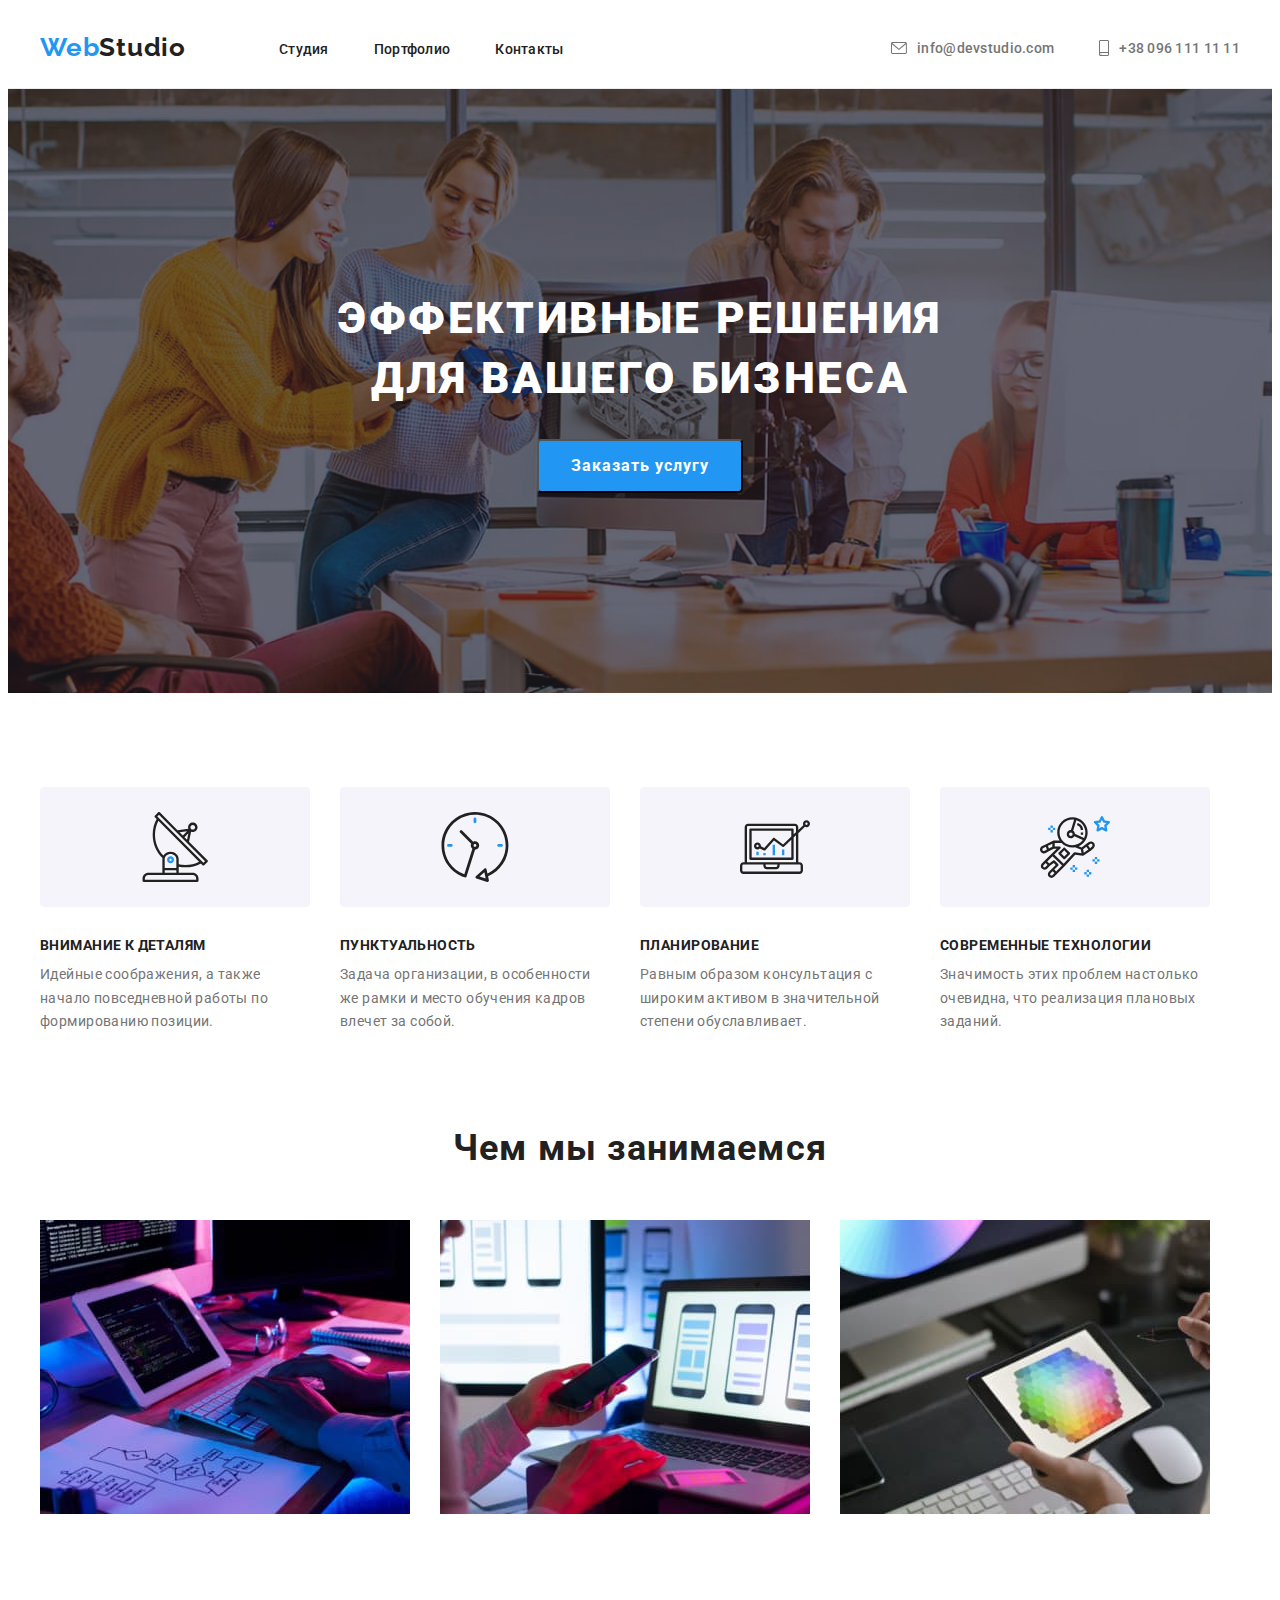
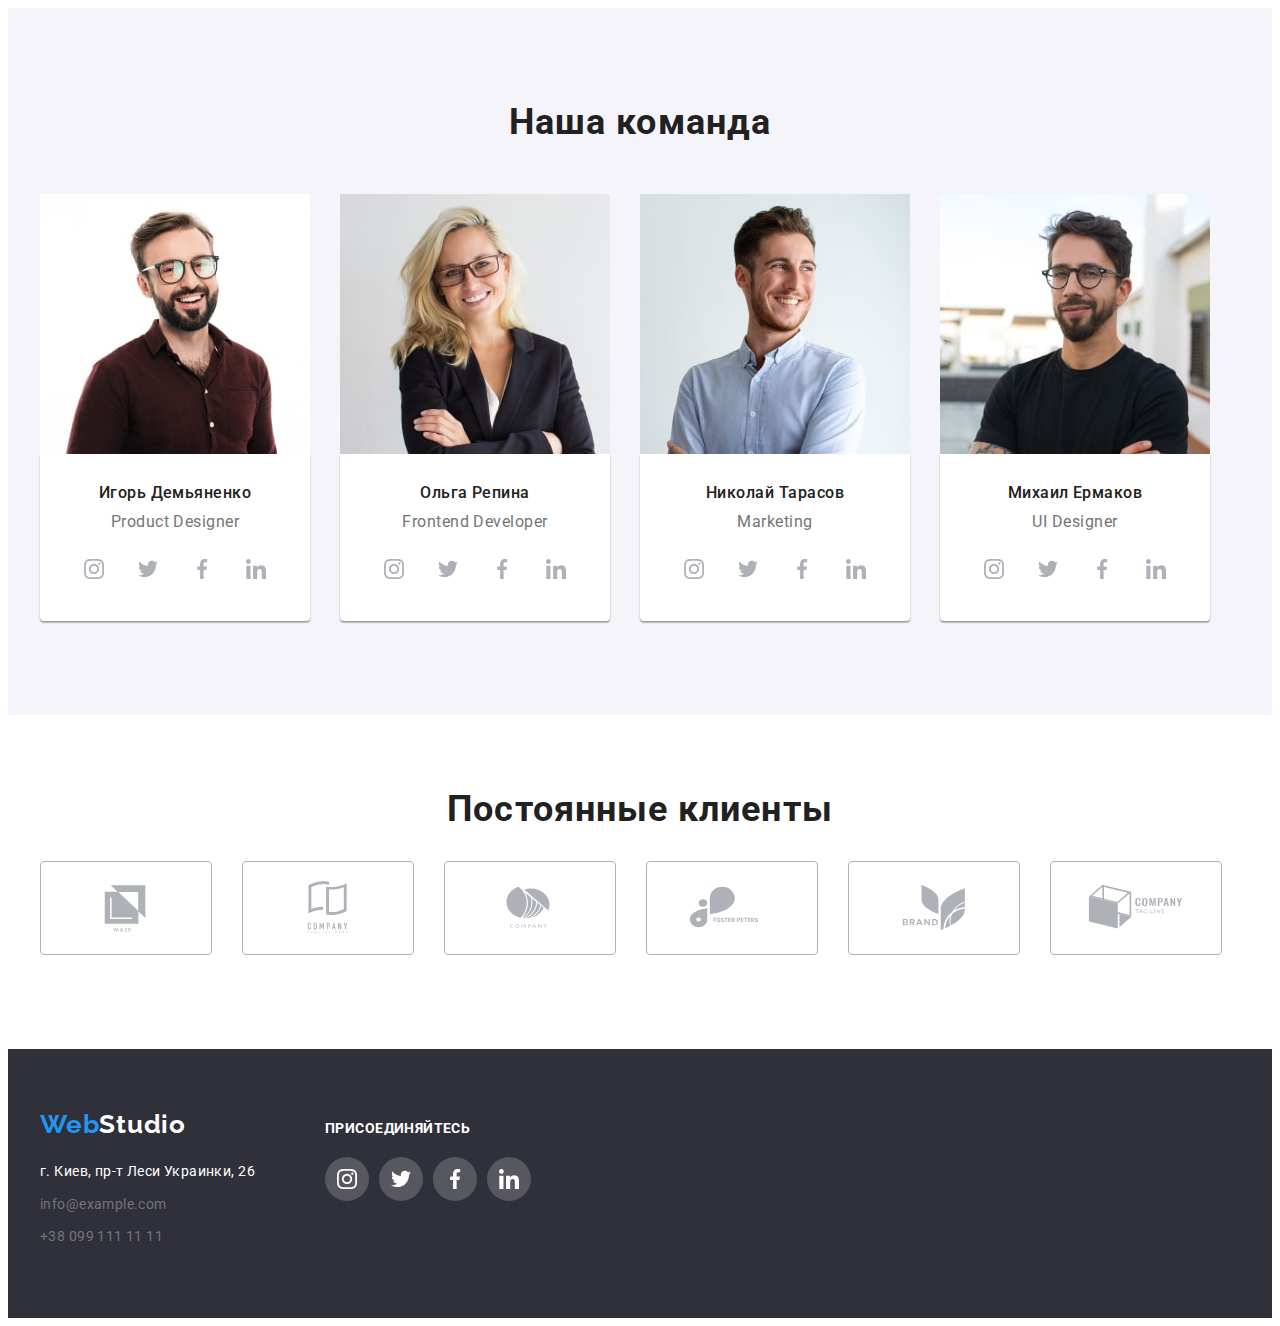
<file: index.html>
<!DOCTYPE html>
<html lang="ru">
  <head>
    <meta charset="UTF-8" />
    <meta http-equiv="X-UA-Compatible" content="IE=edge" />
    <meta name="viewport" content="width=device-width, initial-scale=1.0" />
    <title>WebStudio</title>
    <link rel="preconnect" href="https://fonts.googleapis.com" />
    <link rel="preconnect" href="https://fonts.gstatic.com" crossorigin />
    <link
      href="https://fonts.googleapis.com/css2?family=Raleway:wght@700&family=Roboto:wght@400;500;700;900&display=swap"
      rel="stylesheet"
    />
    <link
      rel="stylesheet"
      href="https://cdnjs.cloudflare.com/ajax/libs/modern-normalize/1.1.0/modern-normalize.min.css"
      integrity="sha512-wpPYUAdjBVSE4KJnH1VR1HeZfpl1ub8YT/NKx4PuQ5NmX2tKuGu6U/JRp5y+Y8XG2tV+wKQpNHVUX03MfMFn9Q=="
      crossorigin="anonymous"
      referrerpolicy="no-referrer"
    />
    <link rel="stylesheet" href="./css/styles.css" />
  </head>
  <body>
    <header class="header">
      <div class="container header-container">
        <nav class="header-navigation">
          <a href="" class="heder-logo link"
            >Web<span class="studio-nav">Studio</span></a>
          <ul class="heder-list">
            <li class="header-item">
              <a class="header-link link" href="">Студия</a>
            </li>
            <li class="header-item">
              <a class="header-link link" href="./portfolio.html">Портфолио</a>
            </li>
            <li class="header-item">
              <a class="header-link link" href="">Контакты</a>
            </li>
          </ul>
        </nav>
          <ul class="heder-list header-connect">
            <li class="header-item">
              <a class="link header-tel" href="mailto:info@devstudio.com">
                <svg class="header-item-mail" width="16" height="12">
                  <use href="./images/icons.svg#icon-envelope"></use>
              </svg> info@devstudio.com</a>
            </li>
            <li class="header-item">
              <a class="link header-tel" href="tel:+380961111111">
                <svg class="header-item-mail" width="10" height="16">
                  <use href="./images/icons.svg#icon-smartphone"></use>
                </svg>
                +38 096 111 11 11</a
              >
            </li>
          </ul>
      </div>
    </header>
    <main>
      <section class="section-services">
        <div class="container">
        <h1 class="section-title">Эффективные решения для вашего бизнеса</h1>
        <button class="section-btn" type="button">Заказать услугу</button>
      </div>
      </section>
      <section class="section">
        <div class="container">
        <h2 class="visually-hidden">заголовок</h2>
        <ul class="work-list">
          <li class="work-li">
            <div class="icon-box">
              <svg class="work-icon" width="70" height="70" >
                <use href="./images/icons.svg#icon-group"></use>
              </svg>
            </div>
            <h3 class="section-work-title">Внимание к деталям</h3>
            <p class="section-work-text">
              Идейные соображения, а также начало повседневной работы по
              формированию позиции.
            </p>
          </li>
          <li class="work-li">
            <div class="icon-box">
              <svg class="work-icon" width="70" height="70" >
                <use href="./images/icons.svg#icon-clock"></use>
              </svg>
            </div>
            <h3 class="section-work-title">Пунктуальность</h3>
            <p class="section-work-text">
              Задача организации, в особенности же рамки и место обучения кадров
              влечет за собой.
            </p>
          </li>
          <li class="work-li">
            <div class="icon-box">
              <svg class="work-icon" width="70" height="70" >
                <use href="./images/icons.svg#icon-diagram"></use>
              </svg>
            </div>
            <h3 class="section-work-title">Планирование</h3>
            <p class="section-work-text">
              Равным образом консультация с широким активом в значительной
              степени обуславливает.
            </p>
          </li>
          <li class="work-li">
            <div class="icon-box"><svg class="work-icon" width="70" height="70" >
              <use href="./images/icons.svg#icon-astronaut"></use>
            </svg></div>
            <h3 class="section-work-title">Современные технологии</h3>
            <p class="section-work-text">
              Значимость этих проблем настолько очевидна, что реализация
              плановых заданий.
            </p>
          </li>
        </ul>
      </div>
      </section>
      <section class="section section-ourwork">
        <div class="container">
        <h2 class="section-ourwork-title">Чем мы занимаемся</h2>
        <ul class="about-list">
          <li class="about-item">
            <img class="about-img"
              src="./images/img1.jpg"
              alt="наша работа"
              width="370"
              height="294"
            />
          </li>
          <li class="about-item">
            <img class="about-img"
              src="./images/img2.jpg"
              alt="наша работа"
              width="370"
              height="294"
            />
          </li>
          <li class="about-item">
            <img class="about-img"
              src="./images/img3.jpg"
              alt="наша работа"
              width="370"
              height="294"
            />
          </li>
        </ul>
        </div>
      </section>
      <section class="section section-team">
        <div class="container">
        <h2 class="section-team-title">Наша команда</h2>
        <ul class="list-team">
          <li class="team-li">
            <img
              src="./images/img1-min.jpg"
              alt="фото сотрудника"
              width="270"
              height="260"about-item
            />
            <div class="team-div">
            <h3 class="section-team-name">Игорь Демьяненко</h3>
            <p class="section-team-text" lang="en">Product Designer</p>
            <ul class="name-social-list">
              <li class="name-social-item">
                <a href="" class="name-social-link">
                  <svg class="name-social-icon" width="20" height="20">
                    <use href="./images/icons.svg#icon-instagram"></use>
                  </svg>
                </a>
                  <li class="name-social-item">
                    <a href="" class="name-social-link">
                      <svg class="name-social-icon" width="20" height="20">
                        <use href="./images/icons.svg#icon-twitter"></use>
                      </svg>
                    </a>
                  </li>
                  <li class="name-social-item">
                    <a href="" class="name-social-link">
                      <svg class="name-social-icon" width="20" height="20">
                        <use href="./images/icons.svg#icon-facebook"></use>
                      </svg>
                    </a>
                  </li>
                  <li class="name-social-item">
                    <a href="" class="name-social-link">
                      <svg class="name-social-icon" width="20" height="20">
                        <use href="./images/icons.svg#icon-linkedin"></use>
                      </svg>
                    </a>
                  </li>
             </ul>
          </div>
          </li>
          <li class="team-li">
            <img
              src="./images/img2-min.jpg"
              alt="фото сотрудника"
              width="270"
              height="260"
            />
            <div class="team-div">
            <h3 class="section-team-name">Ольга Репина</h3>
            <p class="section-team-text" lang="en">Frontend Developer</p>
            <ul class="name-social-list">
              <li class="name-social-item">
                <a href="" class="name-social-link">
                  <svg class="name-social-icon" width="20" height="20">
                    <use href="./images/icons.svg#icon-instagram"></use>
                  </svg>
                </a>
                  <li class="name-social-item">
                    <a href="" class="name-social-link">
                      <svg class="name-social-icon" width="20" height="20">
                        <use href="./images/icons.svg#icon-twitter"></use>
                      </svg>
                    </a>
                  </li>
                  <li class="name-social-item">
                    <a href="" class="name-social-link">
                      <svg class="name-social-icon" width="20" height="20">
                        <use href="./images/icons.svg#icon-facebook"></use>
                      </svg>
                    </a>
                  </li>
                  <li class="name-social-item">
                    <a href="" class="name-social-link">
                      <svg class="name-social-icon" width="20" height="20">
                        <use href="./images/icons.svg#icon-linkedin"></use>
                      </svg>
                    </a>
                  </li>
             </ul>
          </div>
          </li>
          <li class="team-li">
            <img
              src="./images/img3-min.jpg"
              alt="фото сотрудника"
              width="270"
              height="260"
            />
            <div class="team-div">
            <h3 class="section-team-name">Николай Тарасов</h3>
            <p class="section-team-text" lang="en">Marketing</p>
            <ul class="name-social-list">
              <li class="name-social-item">
                <a href="" class="name-social-link">
                  <svg class="name-social-icon" width="20" height="20">
                    <use href="./images/icons.svg#icon-instagram"></use>
                  </svg>
                </a>
                  <li class="name-social-item">
                    <a href="" class="name-social-link">
                      <svg class="name-social-icon" width="20" height="20">
                        <use href="./images/icons.svg#icon-twitter"></use>
                      </svg>
                    </a>
                  </li>
                  <li class="name-social-item">
                    <a href="" class="name-social-link">
                      <svg class="name-social-icon" width="20" height="20">
                        <use href="./images/icons.svg#icon-facebook"></use>
                      </svg>
                    </a>
                  </li>
                  <li class="name-social-item">
                    <a href="" class="name-social-link">
                      <svg class="name-social-icon" width="20" height="20">
                        <use href="./images/icons.svg#icon-linkedin"></use>
                      </svg>
                    </a>
                  </li>
             </ul>
          </div>
          </li>
          <li class="team-li">
            <img
              src="./images/img4-min.jpg"
              alt="фото сотрудника"
              width="270"
              height="260"
            />
            <div class="team-div">
            <h3 class="section-team-name">Михаил Ермаков</h3>
            <p class="section-team-text" lang="en">UI Designer</p>
            <ul class="name-social-list">
              <li class="name-social-item">
                <a href="" class="name-social-link">
                  <svg class="name-social-icon" width="20" height="20">
                    <use href="./images/icons.svg#icon-instagram"></use>
                  </svg>
                </a>
                  <li class="name-social-item">
                    <a href="" class="name-social-link">
                      <svg class="name-social-icon" width="20" height="20">
                        <use href="./images/icons.svg#icon-twitter"></use>
                      </svg>
                    </a>
                  </li>
                  <li class="name-social-item">
                    <a href="" class="name-social-link">
                      <svg class="name-social-icon" width="20" height="20">
                        <use href="./images/icons.svg#icon-facebook"></use>
                      </svg>
                    </a>
                  </li>
                  <li class="name-social-item">
                    <a href="" class="name-social-link">
                      <svg class="name-social-icon" width="20" height="20">
                        <use href="./images/icons.svg#icon-linkedin"></use>
                      </svg>
                    </a>
                  </li>
             </ul>
          </div>
          </li>
        </ul>
      </div>
      </section>
      <section class="section section-customer">
        <div class="container">
          <h2 class="customer-head">Постоянные клиенты</h2>
          <ul class="customer-list">
            <li class="customer-item">
              <a href="" class="customer-link">
                <svg class="customer-icon" width="106" height="60" >
                  <use href="./images/icons.svg#icon-Logo"></use>
                </svg>
              </a>
            </li>
            <li class="customer-item">
              <a href="" class="customer-link">
                <svg class="customer-icon" width="106" height="60" >
                  <use href="./images/icons.svg#icon-Logo1"></use>
                </svg>
              </a>
            </li>
            <li class="customer-item">
              <a href="" class="customer-link">
                <svg class="customer-icon" width="106" height="60" >
                  <use href="./images/icons.svg#icon-Logo2"></use>
                </svg>
              </a>
            </li>
            <li class="customer-item">
              <a href="" class="customer-link">
                <svg class="customer-icon" width="106" height="60" >
                  <use href="./images/icons.svg#icon-Logo3"></use>
                </svg>
              </a>
            </li>
            <li class="customer-item">
              <a href="" class="customer-link">
                <svg class="customer-icon" width="106" height="60" >
                  <use href="./images/icons.svg#icon-Logo4"></use>
                </svg>
              </a>
            </li>
            <li class="customer-item">
              <a href="" class="customer-link">
                <svg class="customer-icon" width="106" height="60" >
                  <use href="./images/icons.svg#icon-Logo5"></use>
                </svg>
              </a>
            </li>
          </ul>
        </div>
      </section>
  </main>
      <footer class="footer">
        <div class="container-footer container">
        <div class="footer-box1">
        <a href="./index.html" class="heder-logo-footer link"
          >Web<span class="studio-footer">Studio</span></a
        >
        <address style="font-style: normal;">
          <ul>
            <li class="footer-li">
              <a
                class="footer-map link"
                href="http://goo.gl/maps/J8RDsRpYymLc4zaT9"
                target="_blank"
                rel="noopener noreferrer"
                >г. Киев, пр-т Леси Украинки, 26</a
              >
            </li>
            <li class="footer-li">
              <a
                class="footer-communication link"
                href="mailto:info@example.com"
                >info@example.com</a
              >
            </li>
            <li class="footer-li">
              <a class="footer-communication link" href="tel:+380991111111"
                >+38 099 111 11 11</a
              >
            </li>
          </ul>
        </address>
      </div>
      <div class="footer-box2">
        <p class="footer-desc">присоединяйтесь</p>
        <ul class="name-social-list list">
            <li class="footer-social-item">
                <a class="footer-social-link" href="">
                    <svg class="footer-social-icon" width="20" height="20">
                        <use href="./images/icons.svg#icon-instagram"></use>
                    </svg>
                </a>
            </li>
            <li class="footer-social-item">
                <a class="footer-social-link" href="">
                    <svg class="footer-social-icon" width="20" height="20">
                        <use href="./images/icons.svg#icon-twitter"></use>
                    </svg>
                </a>
            </li>
            <li class="footer-social-item">
                <a class="footer-social-link" href="">
                    <svg class="footer-social-icon" width="20" height="20">
                        <use href="./images/icons.svg#icon-facebook"></use>
                    </svg>
                </a>
            </li>
            <li class="footer-social-item">
                <a class="footer-social-link" href="">
                    <svg class="footer-social-icon" width="20" height="20">
                        <use href="./images/icons.svg#icon-linkedin"></use>
                    </svg>
                </a>
            </li>
        </ul>
    </div>
    </div>
      </footer>
  </body>
</html>
</file>
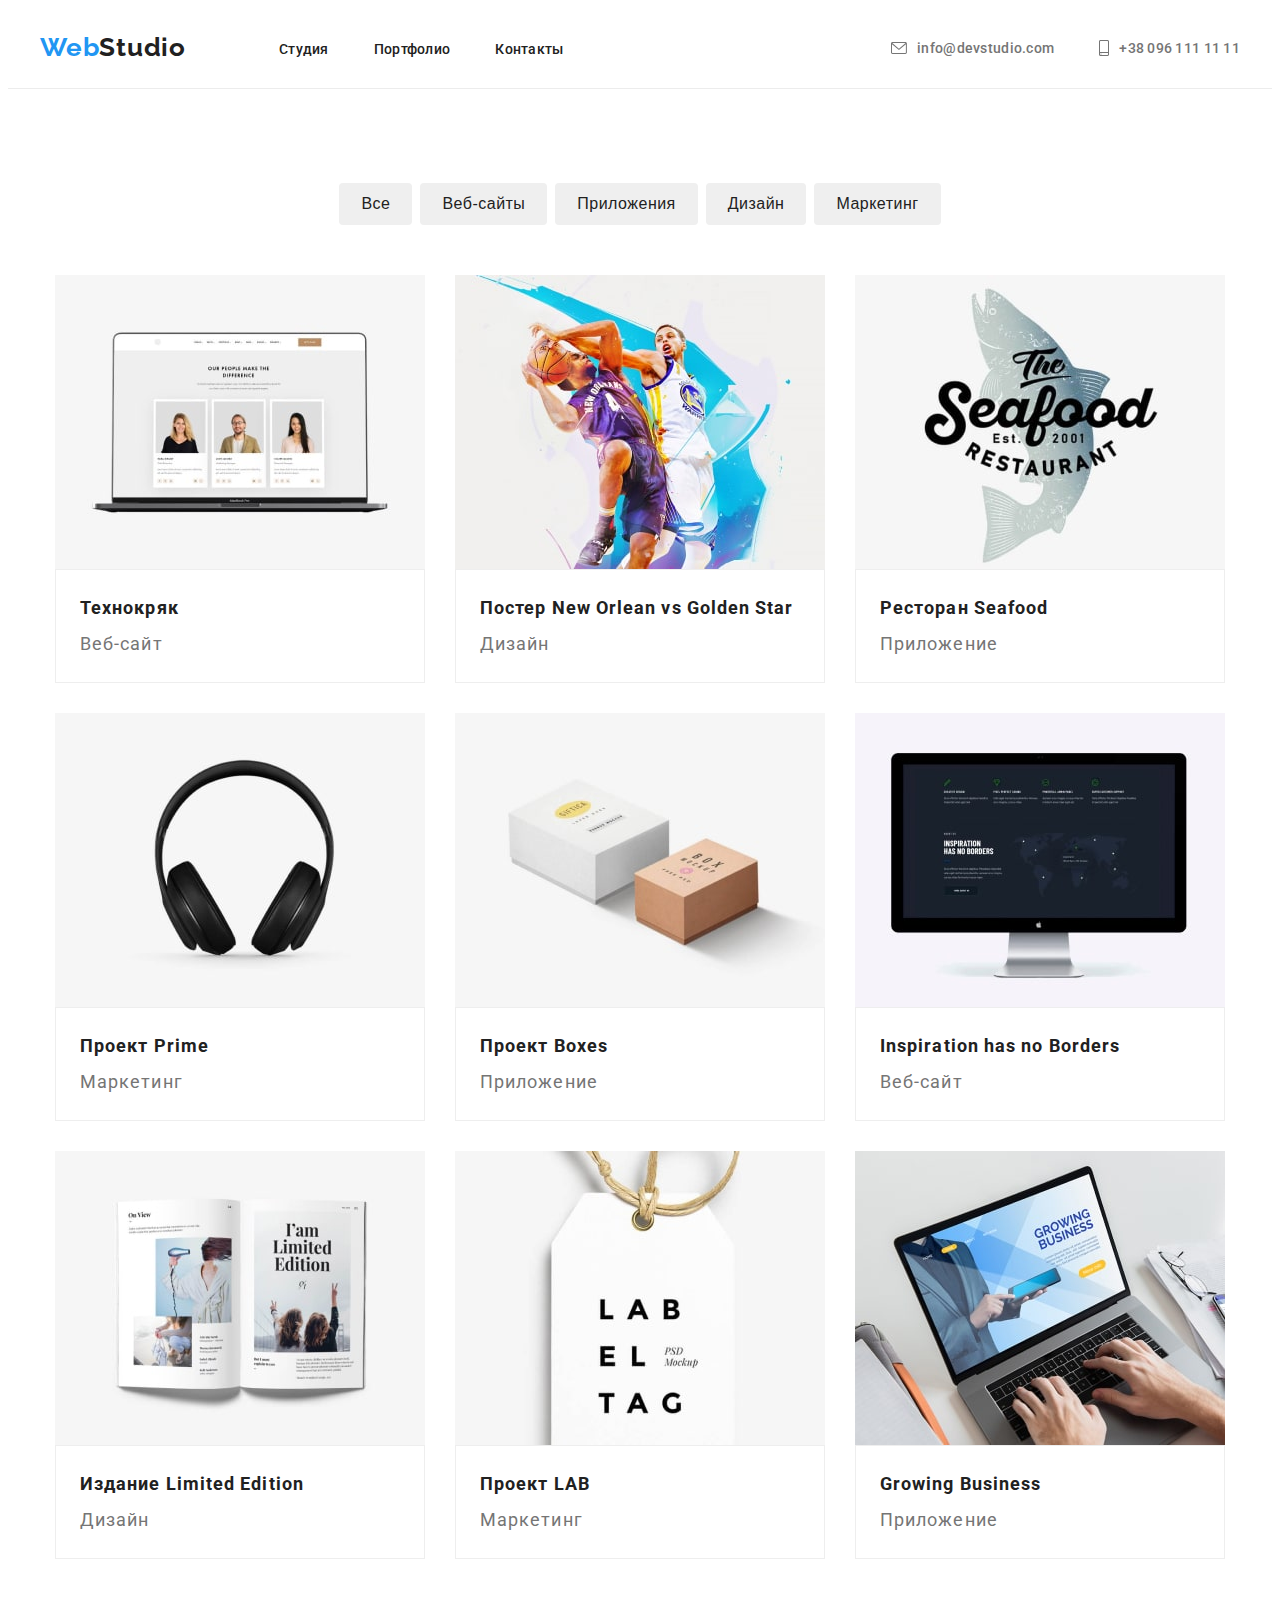
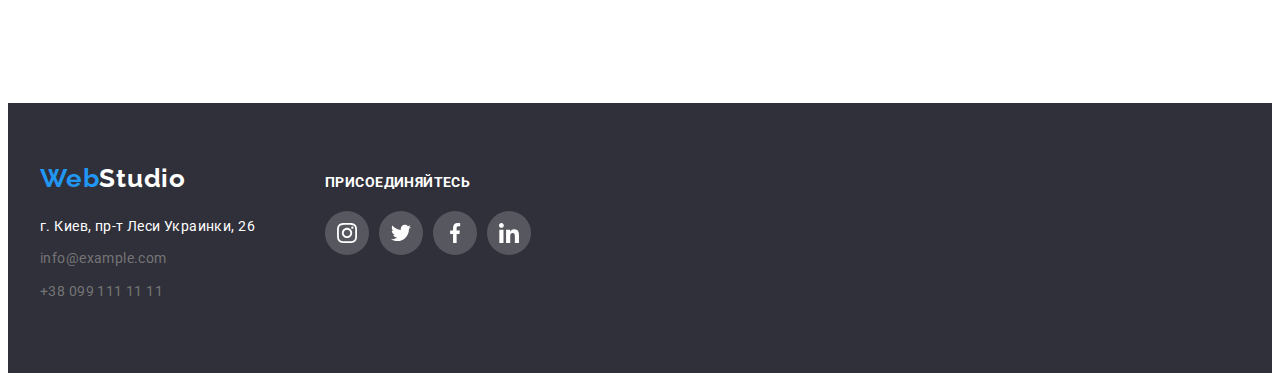
<file: portfolio.html>
<!DOCTYPE html>
<html lang="ru">
  <head>
    <meta charset="UTF-8" />
    <meta http-equiv="X-UA-Compatible" content="IE=edge" />
    <meta name="viewport" content="width=device-width, initial-scale=1.0" />
    <title>WebStudio</title>
    <link rel="preconnect" href="https://fonts.googleapis.com" />
    <link rel="preconnect" href="https://fonts.gstatic.com" crossorigin />
    <link
      href="https://fonts.googleapis.com/css2?family=Raleway:wght@700&family=Roboto:wght@400;500;700;900&display=swap"
      rel="stylesheet"
    />
    <link
      rel="stylesheet"
      href="https://cdnjs.cloudflare.com/ajax/libs/modern-normalize/1.1.0/modern-normalize.min.css"
      integrity="sha512-wpPYUAdjBVSE4KJnH1VR1HeZfpl1ub8YT/NKx4PuQ5NmX2tKuGu6U/JRp5y+Y8XG2tV+wKQpNHVUX03MfMFn9Q=="
      crossorigin="anonymous"
      referrerpolicy="no-referrer"
    />
    <link rel="stylesheet" href="./css/styles.css" />
  </head>
  <body>
    <header class="header">
      <div class="container header-container">
        <nav class="header-navigation">
          <a href="" class="heder-logo link"
            >Web<span class="studio-nav">Studio</span></a>
          <ul class="heder-list">
            <li class="header-item">
              <a class="header-link link" href="./index.html">Студия</a>
            </li>
            <li class="header-item">
              <a class="header-link link" href="./portfolio.html">Портфолио</a>
            </li>
            <li class="header-item">
              <a class="header-link link" href="">Контакты</a>
            </li>
          </ul>
        </nav>
        <ul class="heder-list header-connect">
          <li class="header-item">
            <a class="link header-tel" href="mailto:info@devstudio.com">
              <svg class="header-item-mail" width="16" height="12">
                <use href="./images/icons.svg#icon-envelope"></use>
            </svg> info@devstudio.com</a>
          </li>
          <li class="header-item">
            <a class="link header-tel" href="tel:+380961111111">
              <svg class="header-item-mail" width="10" height="16">
                <use href="./images/icons.svg#icon-smartphone"></use>
              </svg>
              +38 096 111 11 11</a
            >
          </li>
        </ul>
      </div>
    </header>
    <main>
      <section class="section">
        <div class="container">
          <h1 class="visually-hidden">portfolio</h1>
          <ul class="portfolio-btn">
            <li class="filter-btn-li">
              <button class="filter-btn" type="button">Все</button>
            </li>
            <li class="filter-btn-li">
              <button class="filter-btn" type="button">Веб-сайты</button>
            </li>
            <li class="filter-btn-li">
              <button class="filter-btn" type="button">Приложения</button>
            </li>
            <li class="filter-btn-li">
              <button class="filter-btn" type="button">Дизайн</button>
            </li>
            <li class="filter-btn-li">
              <button class="filter-btn" type="button">Маркетинг</button>
            </li>
          </ul>
          <ul class="portfolio-ul">
            <li class="work-item">
              <a class="portfolio-link link" href="">
              <img
                class="works-img"
                src="./images/img11.jpg"
                alt="Технокряк"
                width="370"
                height="294"
              />
              <div class="portfolio-div">
                <h2 class="section-title-portfolio">Технокряк</h2>
                <p class="section-title-portfolio-name">Веб-сайт</p>
              </div>
            </a>
            </li>
            <li class="work-item">
              <a class="portfolio-link link" href="">
              <img
                class="works-img"
                src="./images/img22.jpg"
                alt="Постер New Orlean vs Golden Star"
                width="370"
                height="294"
              />
              <div class="portfolio-div">
                <h2 class="section-title-portfolio">
                  Постер New Orlean vs Golden Star
                </h2>
                <p class="section-title-portfolio-name">Дизайн</p>
              </div>
            </a>
            </li>

            <li class="work-item">
              <a class="portfolio-link link" href="">
              <img
                class="works-img"
                src="./images/img33.jpg"
                alt="Ресторан Seafood"
                width="370"
                height="294"
              />
              <div class="portfolio-div">
                <h2 class="section-title-portfolio">Ресторан Seafood</h2>
                <p class="section-title-portfolio-name">Приложение</p>
              </div>
            </a>
            </li>
            <li class="work-item">
              <a class="portfolio-link link" href="">
              <img
                class="works-img"
                src="./images/img44.jpg"
                alt="Проект Prime"
                width="370"
                height="294"
              />
              <div class="portfolio-div">
                <h2 class="section-title-portfolio">Проект Prime</h2>
                <p class="section-title-portfolio-name">Маркетинг</p>
              </div>
            </a>
            </li>
            <li class="work-item">
              <a class="portfolio-link link" href="">
              <img
                class="works-img"
                src="./images/img55.jpg"
                alt="Проект Boxes"
                width="370"
                height="294"
              />
              <div class="portfolio-div">
                <h2 class="section-title-portfolio">Проект Boxes</h2>
                <p class="section-title-portfolio-name">Приложение</p>
              </div>
            </a>
            </li>
            <li class="work-item">
              <a class="portfolio-link link" href="">
              <img
                class="works-img"
                src="./images/img66.jpg"
                alt="Inspiration has no Borders"
                width="370"
                height="294"
              />
              <div class="portfolio-div">
                <h2 class="section-title-portfolio" lang="en">
                  Inspiration has no Borders
                </h2>
                <p class="section-title-portfolio-name">Веб-сайт</p>
              </div>
            </a>
            </li>
            <li class="work-item">
              <a class="portfolio-link link" href="">
              <img
                class="works-img"
                src="./images/img77.jpg"
                alt="Издание Limited Edition"
                width="370"
                height="294"
              />
              <div class="portfolio-div">
                <h2 class="section-title-portfolio">Издание Limited Edition</h2>
                <p class="section-title-portfolio-name">Дизайн</p>
              </div>
            </a>
            </li>
            <li class="work-item">
              <a class="portfolio-link link" href="">
              <img
                class="works-img"
                src="./images/img88.jpg"
                alt="Проект LAB"
                width="370"
                height="294"
              />
              <div class="portfolio-div">
                <h2 class="section-title-portfolio">Проект LAB</h2>
                <p class="section-title-portfolio-name">Маркетинг</p>
              </div>
            </a>
            </li>
            <li class="work-item">
              <a class="portfolio-link link" href="">
              <img
                class=""
                works-img
                src="./images/img99.jpg"
                alt="Growing Business"
                width="370"
                height="294"
              />
              <div class="portfolio-div">
                <h2 class="section-title-portfolio">Growing Business</h2>
                <p class="section-title-portfolio-name">Приложение</p>
              </div>
            </a>
            </li>
          </ul>
        </div>
      </section>
    </main>
    <footer class="footer">
      <div class="container-footer container">
      <div class="footer-box1">
      <a href="./index.html" class="heder-logo-footer link"
        >Web<span class="studio-footer">Studio</span></a
      >
      <address style="font-style: normal;">
        <ul>
          <li class="footer-li">
            <a
              class="footer-map link"
              href="http://goo.gl/maps/J8RDsRpYymLc4zaT9"
              target="_blank"
              rel="noopener noreferrer"
              >г. Киев, пр-т Леси Украинки, 26</a
            >
          </li>
          <li class="footer-li">
            <a
              class="footer-communication link"
              href="mailto:info@example.com"
              >info@example.com</a
            >
          </li>
          <li class="footer-li">
            <a class="footer-communication link" href="tel:+380991111111"
              >+38 099 111 11 11</a
            >
          </li>
        </ul>
      </address>
    </div>
    <div class="footer-box2">
      <p class="footer-desc">присоединяйтесь</p>
      <ul class="name-social-list list">
          <li class="footer-social-item">
              <a class="footer-social-link" href="">
                  <svg class="footer-social-icon" width="20" height="20">
                      <use href="./images/icons.svg#icon-instagram"></use>
                  </svg>
              </a>
          </li>
          <li class="footer-social-item">
              <a class="footer-social-link" href="">
                  <svg class="footer-social-icon" width="20" height="20">
                      <use href="./images/icons.svg#icon-twitter"></use>
                  </svg>
              </a>
          </li>
          <li class="footer-social-item">
              <a class="footer-social-link" href="">
                  <svg class="footer-social-icon" width="20" height="20">
                      <use href="./images/icons.svg#icon-facebook"></use>
                  </svg>
              </a>
          </li>
          <li class="footer-social-item">
              <a class="footer-social-link" href="">
                  <svg class="footer-social-icon" width="20" height="20">
                      <use href="./images/icons.svg#icon-linkedin"></use>
                  </svg>
              </a>
          </li>
      </ul>
  </div>
  </div>
    </footer>
  </body>
</html>
</file>
<file: css/styles.css>
:root {
    --main-title-color: #FFFFFF;
    --second-title-color: #212121;
    --main-text-color: #757575;
    --second-text-color: color: rgba(255, 255, 255, 0.6);
    --colored-text: #2196F3;
    --hover-text: #2196F3;
    --main-btn-color: #FFFFFF;
    --second-btn-color: #757575;
    --btn-text-color: #212121;
    --section-servicec-fon: #2F303A;
    --section-work-fon: #E5E5E5;
    --section-our-fon: #E5E5E5;
    --section-team-fon: #F5F4FA;
    --footer-fon: #2F303A;
    --button-text-color: #F5F4FA;
}

p, h1, h2, h3, h4, h5, h6 {
    margin: 0;
}

ul {
    margin: 0;
    padding: 0;
    padding-left: 0em;
    list-style: none;
}


img {
    display: block;
}

.container {
    width: 1200px;
    padding-left: 15px;
    padding-right: 15px;
    margin: 0 auto;
}

.header-container {
    display: flex;
    align-items: center;
}

.header-connect {
    margin-left: auto;
}

.heder-list {
    display: flex;
}

.buton {
    cursor: pointer;
}

body {
    font-family: 'roboto';
    color: var(--main-text-color)
}

.head {
    font-family: 'roboto';
}

.link {
    text-decoration: none;
}


.section {
    padding-top: 94px;
    padding-bottom: 94px;
  }

  .projects-list:htn-chil(4n) {
      pading-right: 0;
  }

/*---------------Logotipe---------------*/

.studio-nav {
    color: var(--second-title-color);
}

.studio-footer {
    color: var(--main-title-color);
}

/*---------------HEADER---------------*/

.header-item-mail {
    fill: currentColor;;
    margin-right: 10px;
}

.header-item-mail:hover {
    fill: currentColor;;
}

.header-navigation {
    display: flex;
    align-items: center;
}

.header {
    border-bottom: 1px solid #ECECEC;
}

.heder-logo {
    font-family: Raleway;
    font-weight: 700;
    font-size: 26px;
    line-height: 1.20;
    letter-spacing: 0.03em;
    color: var(--colored-text);
    margin-right: 93px;
    padding-top: 24px;
    padding-bottom: 24px;
}

.header-item:not(:last-child) {
    margin-right: 45px;
}

.header-link {
    font-weight: 500;
    font-size: 14px;
    line-height: 1.15;
    letter-spacing: 0.02em;
    color: var(--second-title-color);
}

.header-link:hover,
.header-link:focus,
.header-link:active {
    color: var(--hover-text);
}
.header-tel {
    font-weight: 500;
    font-size: 14px;
    line-height: 1.15;
    letter-spacing: 0.02em;
    color: var(--main-text-color);
    display: flex;
    align-items: center;
    padding: 32px 0;
}

.header-tel:hover,
.header-tel:focus {
    color: var(--hover-text);
}


/*---------------section-services---------------*/

.visually-hidden {
    position: absolute;
    clip: rect(0 0 0 0);
    width: 1px;
    height: 1px;
    margin: -1px;
  }

.section-services {
    text-align: center;
    background: var(--section-servicec-fon);
    background-image: 
    linear-gradient(rgba(47, 48, 58, 0.4),
     rgba(47, 48, 58, 0.4)), url(../images/fon-servises.jpg);
     background-repeat: no-repeat;
     background-position: center;
     background-size: cover;
    max-width: 1600px;
    margin-left: auto;
    margin-right: auto;
    padding: 200px 0;
}


.section-title {
    width: 696px;
    margin-top: 0;
    margin-bottom: 30px;
    margin-left: auto;
    margin-right: auto;
    font-weight: 900;
    font-size: 44px;
    line-height: 1.36;
    text-align: center;
    letter-spacing: 0.06em;
    text-transform: uppercase;
    color: #FFFFFF;

}
.section-btn {
    border-radius: 4px;
    padding: 10px 32px;
    display: inline-block;
    font-family: inherit;
    font-weight: 700;
    font-size: 16px;
    line-height: 1.87;
    align-items: center;
    text-align: center;
    letter-spacing: 0.06em;
    color: var(--main-btn-color);
    background: var(--hover-text)
}


.section-btn {
    cursor: pointer;
}

    

/*---------------section-work ---------------*/

.icon-box {
        width: 270px;
        height: 120px;
        background-color: #f5f4fa;
        border-radius: 4px;
        display: flex;
        align-items: center;
        justify-content: center;
        margin-bottom: 30px;
}
.work-list {
    display: flex;
}

.work-li {
    width: 270px;
}
.work-li:not(:first-child) {
    margin-left: 30px;
}

.section-work-title {
    font-weight: 700;
    font-size: 14px;
    line-height: 1.15;
    letter-spacing: 0.03em;
    text-transform: uppercase;
    color: var(--second-title-color);
    margin-bottom: 10px;
}
.section-work-text {
    font-size: 14px;
    line-height: 1.7;
    letter-spacing: 0.03em;
    color: var(--main-text-color);
}

/*---------------section-our-work ---------------*/

.section-ourwork {
    padding-top: 0px;
}

.section-ourwork-title {
    margin-bottom: 50px;
}
.about-list {
    display: flex;
}

.about-item:not(:first-child) {
    margin-left: 30px;
}

img {
    display: block;
    max-width: 100%;
    height: auto;
}

.section-ourwork-title {
    font-weight: 700;
    font-size: 36px;
    line-height: 1.16;
    text-align: center;
    letter-spacing: 0.03em;
    color: var(--second-title-color);
}

/*---------------section-team ---------------*/

.section-team-title {
    margin-bottom: 50px;
}

.list-team {
    display: flex;
}
.section-team {
    background: var(--section-team-fon);
}

.team-li:not(:first-child) {
    margin-left: 30px;
}

.team-div {
    padding-top: 30px;
    padding-bottom: 30px;
    background: #FFFFFF;
    box-shadow: 0px 1px 3px rgba(0, 0, 0, 0.12), 0px 1px 1px rgba(0, 0, 0, 0.14), 0px 2px 1px rgba(0, 0, 0, 0.2);
    border-radius: 0px 0px 4px 4px;
}
.section-team-title {
    font-weight: 700;
    font-size: 36px;
    line-height: 1.16;
    text-align: center;
    letter-spacing: 0.03em;
    color: var(--second-title-color)
}
.section-team-name {
    font-weight: 500;
    font-size: 16px;
    line-height: 1.18;
    text-align: center;
    letter-spacing: 0.03em;
    color: var(--second-title-color);
    margin-bottom: 10px;
}
.section-team-text {
    font-size: 16px;
    line-height: 1.18;
    text-align: center;
    letter-spacing: 0.03em;
    color: var(--main-text-color);
    margin-bottom: 16px;
}

.footer-box2 {
    margin-left: 70px;
  }
.name-social-icon {
    fill: #AFB1B8;;
}

.name-social-item {
    width: 44px;
    height: 44px;
}

.name-social-item + .name-social-item {
    margin-left: 10px;
}

.name-social-link {
    width: 100%;
    height: 100%;
    background: #ffffff;
    border-radius: 50%;
    display: flex;
    align-items: center;
    justify-content: center;
    color: #afb1b8;
}

.name-social-icon {
    fill: currentColor;
  }


.name-social-link:hover,
.name-social-link:focus {
    background-color: var(--hover-text);
    color: var(--main-btn-color);
}


.name-social-list {
    display: flex;
    justify-content: center;
}
/*--------------section-customer------------*/

.customer-head {
    font-size: 36px;
    line-height: 1.16px;
    text-align: center;
    letter-spacing: 0.03em;
    color: var(--btn-text-color);
    margin-bottom: 50px;
}

.customer-list {
    display: flex;
}

.customer-link {
    width: 170px;
    height: 92px;
    border-radius: 4px;
    border: 1px solid #afb1b8;
    display: flex;
    align-items: center;
    justify-content: center;
    color: #afb1b8;
}

.customer-icon {
    fill: currentColor;
}

.customer-link:hover,
.customer-link:focus {
    color: var(--hover-text);
    border: 1px solid var(--hover-text)
}

.customer-item:not(:last-child) {
    margin-right: 30px;
}


/*---------------footer ---------------*/

.container-footer {
    display: flex;
    align-items: baseline;
}

.footer-social-icon {
    fill: var(--main-btn-color);
}

.footer-social-item {
    width: 100%;
    height: 100%;
    background: rgba(255, 255, 255, 0.1);
    border-radius: 50%;
    display: flex;
    align-items: center;
    justify-content: center;
}

.footer-desc {
    font-weight: 700;
    font-size: 14px;
    line-height: 1.14;
    letter-spacing: 0.03em;
    text-transform: uppercase;
    color: #ffffff;
    margin-bottom: 20px;
  }

.footer-social-item + .footer-social-item {
    margin-left: 10px;
}

.heder-logo-footer {
    font-family: Raleway;
    font-weight: 700;
    font-size: 26px;
    line-height: 1.20;
    letter-spacing: 0.03em;
    color: var(--colored-text);
    margin-bottom: 20px;
    display: block;
}

.footer-social-link {
    width: 100%;
    height: 100%;
    background-color: rgba(255, 255, 255, 0.1);
    border-radius: 50%;
    display: flex;
    align-items: center;
    justify-content: center;
    color: #ffffff;
  }

.footer-social-list {
    display: flex;
    justify-content: center;
}

.footer-social-link:hover,
.footer-social-link:focus {
    background-color: var(--hover-text);
    color: var(--main-btn-color);
}

.footer {
    padding: 60px 0px;
    background: var(--footer-fon);
}

.footer-li {
    margin-bottom: 9px;
    display: block;
}

.footer-map {
    font-size: 14px;
    line-height: 1.7;
    letter-spacing: 0.03em;
    color: var(--main-title-color);
}
.footer-communication {
    font-size: 14px;
    line-height: 1.7;
    letter-spacing: 0.03em;
    color: var(--second-text-color);
    margin-top: 10px;
}
.footer-map:hover,
.footer-map:focus {
    color: var(--hover-text);
}

.footer-communication:hover,
.footer-communication:focus {
    color: var(--hover-text);
    margin-top: 10px;
}

/*---------------section-portfolio---------------*/


.portfolio-btn {
    display: flex;
    justify-content: center;
    margin-bottom: 50px;
}
.filter-btn {
    border: transparent;
    border-radius: 4px;
    padding: 6px 22px;
    font-weight: 500;
    font-size: 16px;
    line-height: 1.9;
    align-items: center;
    text-align: center;
    letter-spacing: 0.03em;
    color: var(--second-title-color);
}

.filter-btn:hover,
.filter-btn:focus {
    color: var(--main-btn-color);
    background: var(--hover-text)
}

.filter-btn:hover,
.filter-btn:focus {
    box-shadow: 0px 2px rgba(0, 0, 0, 0.12), 0px 1px rgba(0, 0, 0, 0.08), 0px 3px rgba(0, 0, 0, 0.1);

}

.filter-btn-li:not(:last-child) {
    margin-right: 8px;
}

.filter-btn {
    cursor: pointer;
}

/*---------------section-portfolio---------------*/

.portfolio-link {
    display: block;
  }
  .portfolio-link:hover,
  .portfolio-link:focus {
    background: var(--second-color);
    box-shadow: 0px 1px 1px rgba(0, 0, 0, 0.12), 0px 4px 4px rgba(0, 0, 0, 0.06),
      1px 4px 6px rgba(0, 0, 0, 0.16);
  }
  
.footer-social-item {
    width: 44px;
    height: 44px;
}

.section-title-portfolio {
    font-weight: bold;
    font-size: 18px;
    line-height: 36px;
    letter-spacing: 0.06em;
    color: #212121;
}

.work-list-p {
    display: flex;
    flex-wrap: wrap;
}

.work-item {
    margin-right: 30px;
    box-sizing: border-box;
    margin-bottom: 30px;

}

.work-item:nth-child(3n) {
    margin-right: 0;
}

.work-item:nth-last-child(-n + 3){
    margin-bottom: 0;
}


.portfolio-div {
    padding: 20px 24px;
    border: 1px solid #EEEEEE;
}

.section-title-portfolio-name {
    font-weight: normal;
    font-size: 18px;
    line-height: 36px;
    letter-spacing: 0.06em;
    color: #757575;
}

.portfolio-ul {
    display: flex;
    flex-wrap: wrap;
    justify-content: center;
    margin-top: 0;
    margin-bottom: 50px;
}
</file>
